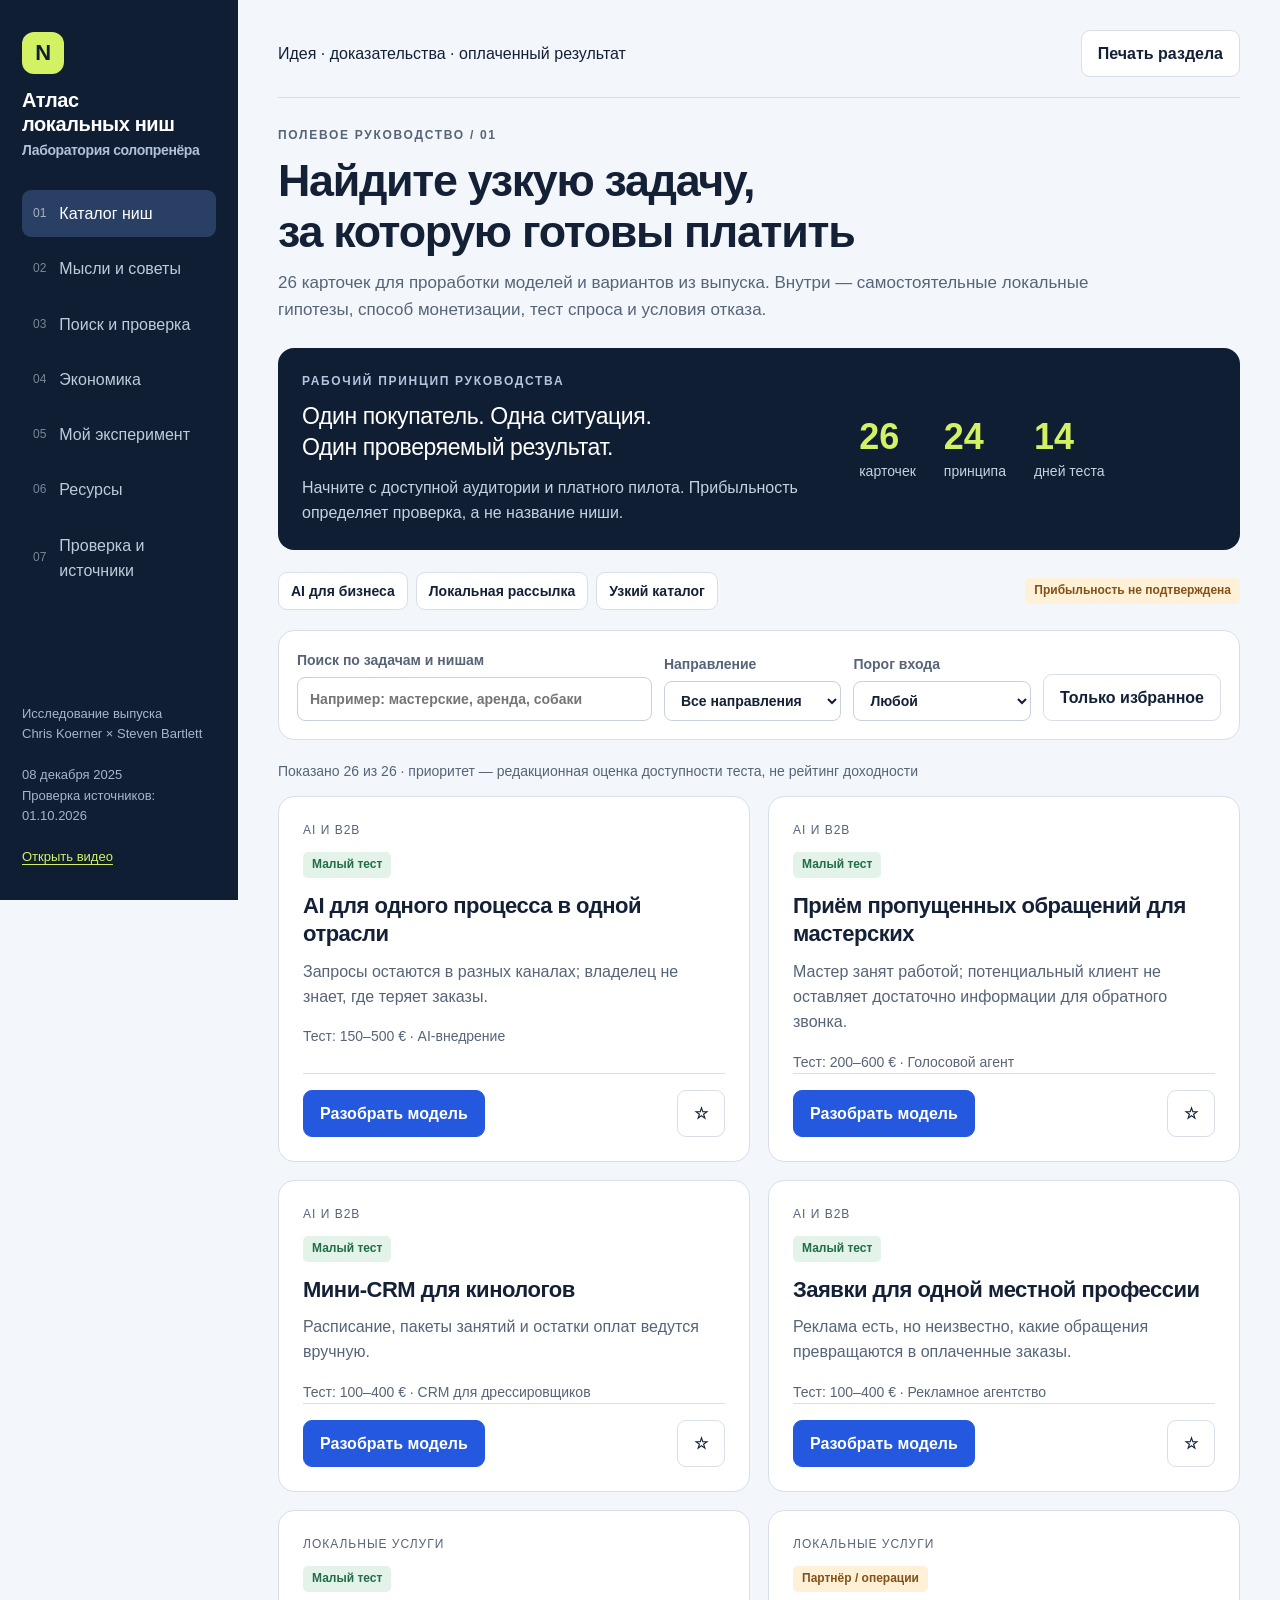
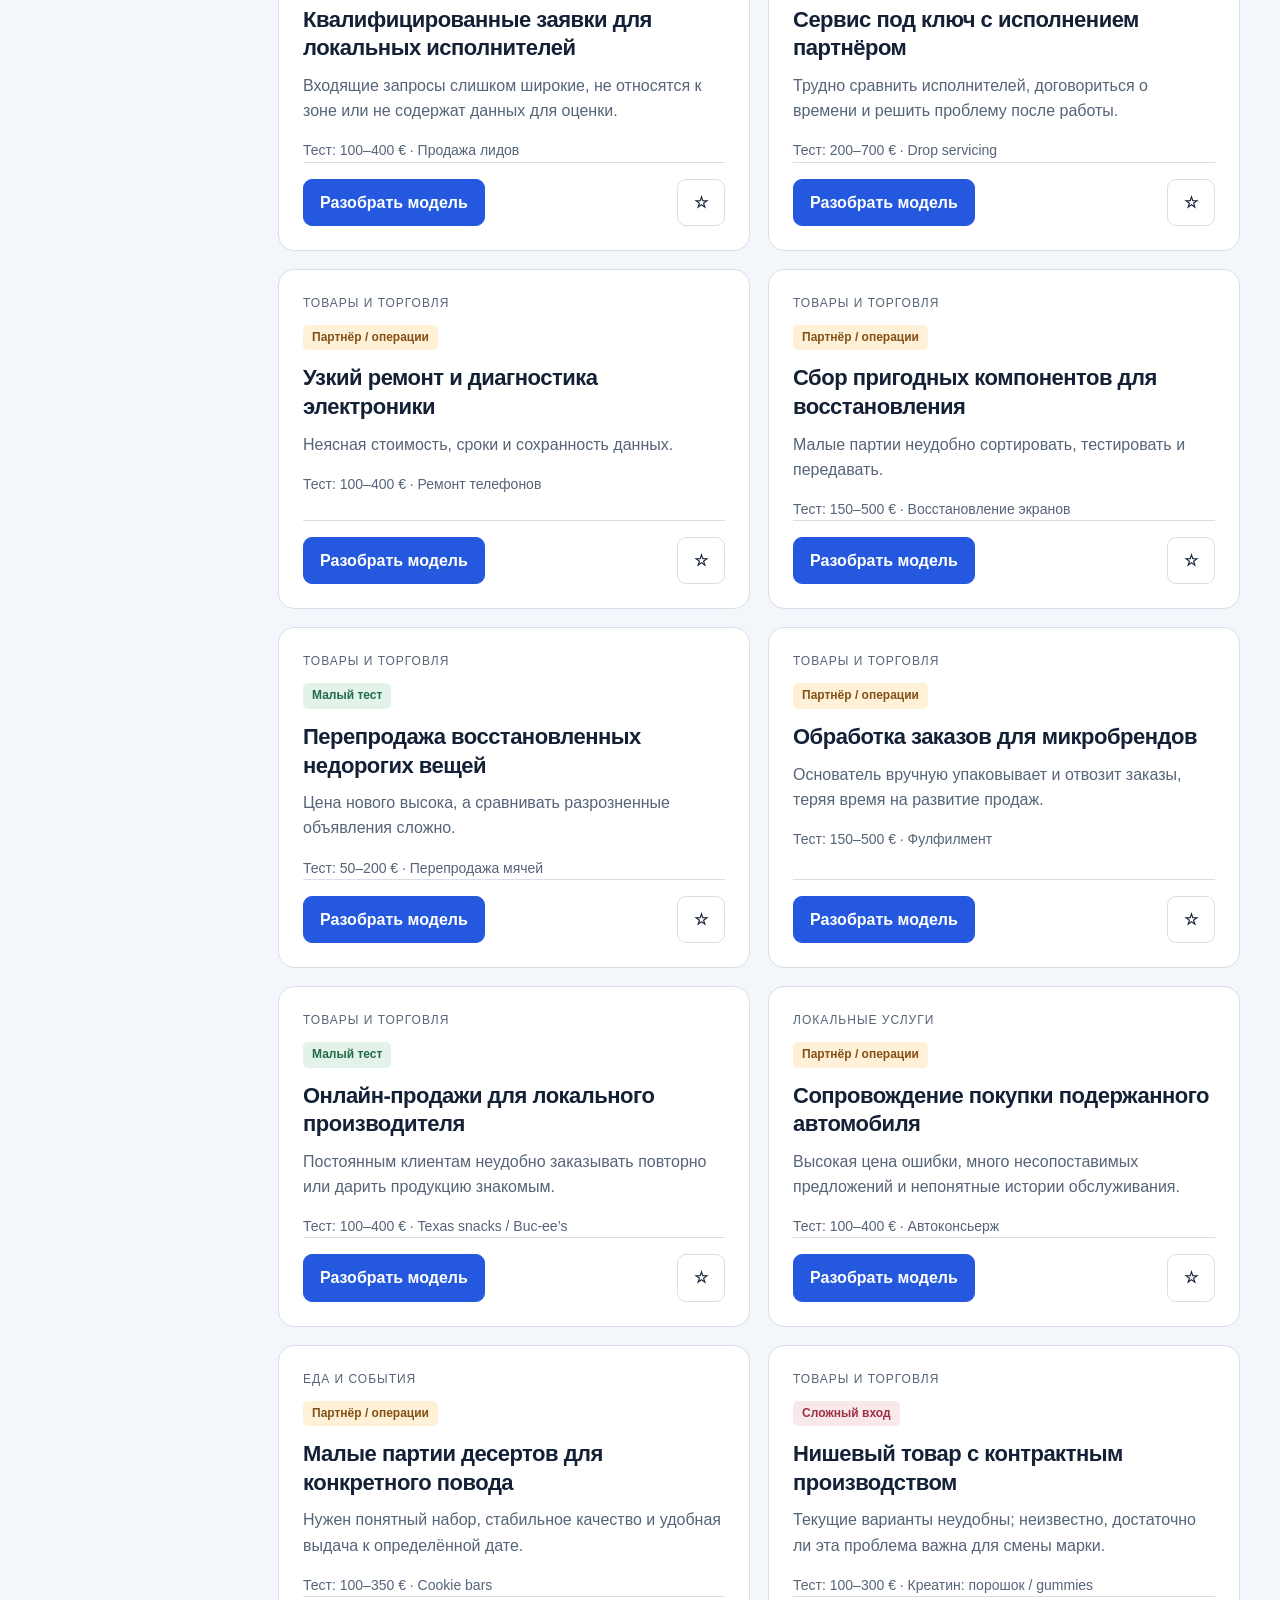
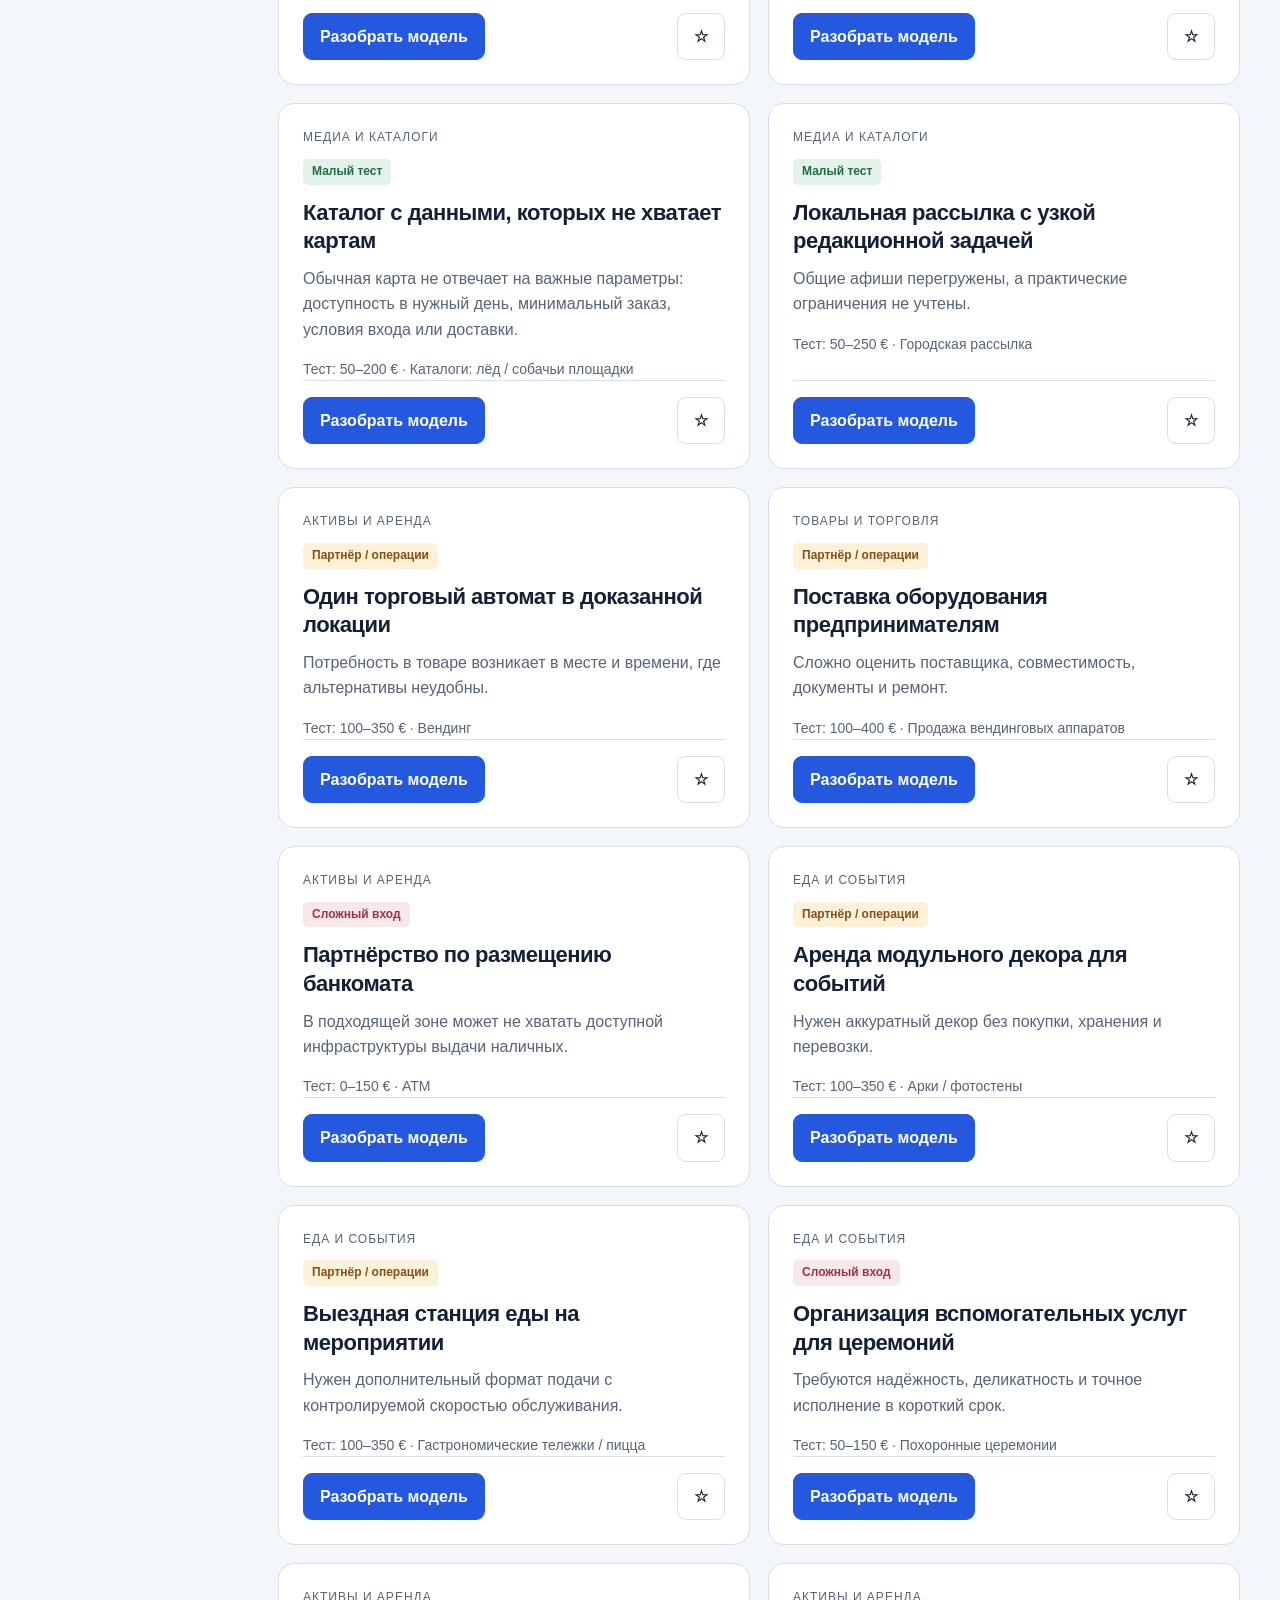
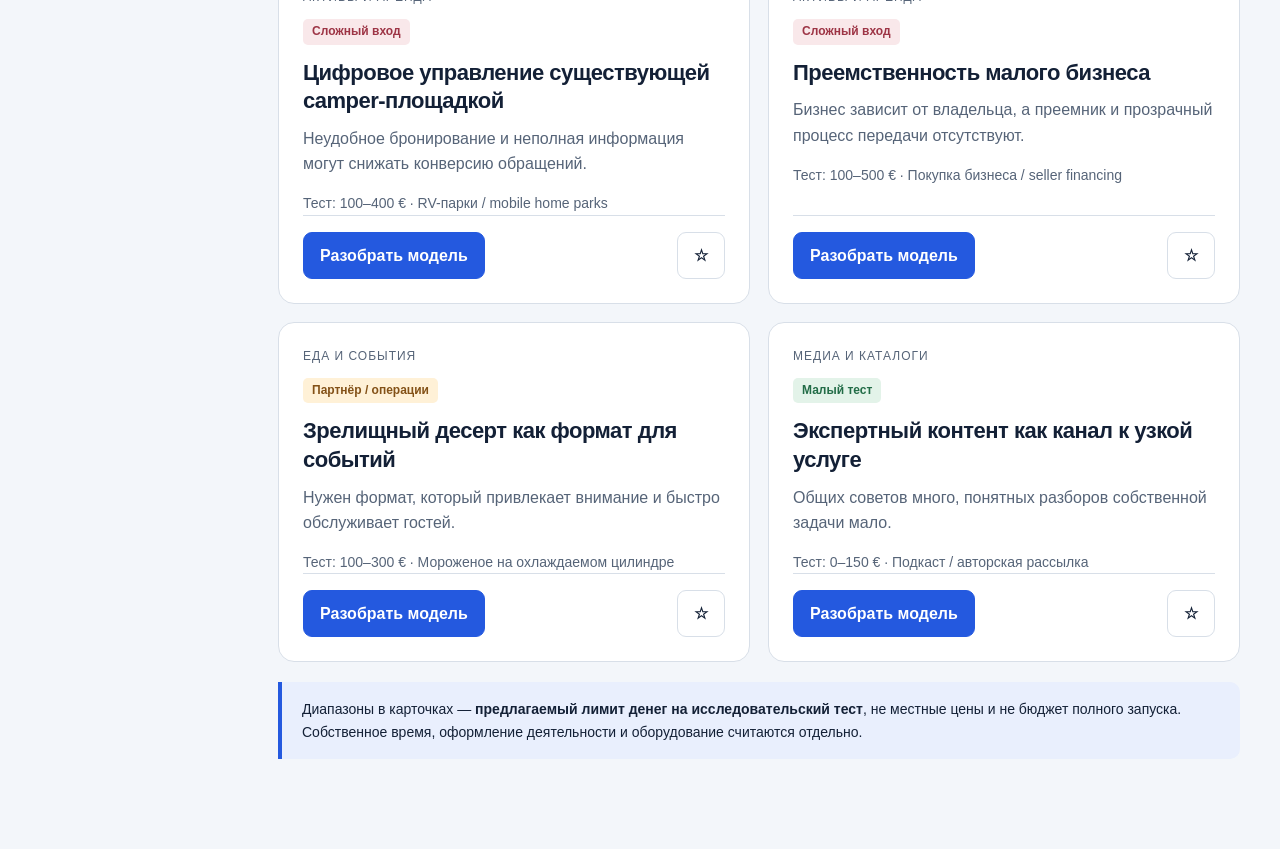
<file: guide/index.html>
<!doctype html><html lang="ru"><head><meta charset="utf-8"><meta name="viewport" content="width=device-width,initial-scale=1"><meta name="description" content="Исследование бизнес-моделей из интервью Криса Кёрнера. Практическая лаборатория поиска локальных ниш: гипотезы, экономика, тесты спроса и источники."><title>Атлас локальных ниш — руководство солопренёра</title><link rel="stylesheet" href="style.css"></head><body><div id="app"></div><script src="content.js"></script><script src="app.js"></script></body></html>
</file>
<file: guide/style.css>
:root{--ink:#132036;--muted:#566478;--line:#d8dfe8;--bg:#f3f6fa;--panel:#fff;--blue:#2459df;--nav:#101e33;--lime:#d2f264;--amber:#9b5900;--red:#aa3442;--radius:16px}*{box-sizing:border-box}html{scroll-behavior:smooth}body{margin:0;font-family:Inter,Arial,sans-serif;font-size:16px;line-height:1.58;color:var(--ink);background:var(--bg)}button,input,select,textarea{font:inherit}button,a,input,select,summary{touch-action:manipulation}button{cursor:pointer}a{color:var(--blue);text-underline-offset:3px}button:focus-visible,a:focus-visible,input:focus-visible,textarea:focus-visible,select:focus-visible,summary:focus-visible{outline:3px solid #628af3;outline-offset:3px}button{border:1px solid var(--line);background:#fff;color:var(--ink);padding:10px 16px;border-radius:9px;font-weight:600}button:hover{border-color:var(--blue)}button.primary{background:var(--blue);color:#fff;border-color:var(--blue)}h1,h2,h3,p{margin-top:0}h1{font-size:clamp(28px,3.5vw,46px);line-height:1.13;letter-spacing:-1.3px;margin-bottom:14px}h2{font-size:26px;line-height:1.28;letter-spacing:-.5px}h3{font-size:19px;line-height:1.3}p{margin-bottom:16px}small,.small{font-size:14px;color:var(--muted)}.layout{display:grid;grid-template-columns:238px 1fr;min-height:100vh}.sidebar{background:var(--nav);color:#fff;padding:32px 22px;position:sticky;top:0;height:100vh;display:flex;flex-direction:column;gap:30px}.brand{font-size:20px;font-weight:800;line-height:1.2;letter-spacing:-.4px}.brandmark{width:42px;height:42px;background:var(--lime);color:var(--nav);display:grid;place-items:center;font-size:22px;border-radius:12px;margin-bottom:14px}.sidebar small{color:#b0c0d6}.nav{display:grid;gap:8px}.nav button{background:transparent;border:0;color:#bfcbdb;display:flex;align-items:center;gap:13px;text-align:left;font-weight:500;padding:11px}.nav button span{font-size:12px;opacity:.6}.nav button.active{background:#294064;color:#fff}.sidebar .foot{margin-top:auto;font-size:13px;color:#a5b5cb}.sidebar .foot a{color:#d2f264}.main{padding:30px 40px 70px;min-width:0;max-width:1600px;width:100%;margin:auto}.topbar{display:flex;justify-content:space-between;align-items:center;border-bottom:1px solid var(--line);padding-bottom:20px;margin-bottom:28px;gap:16px}.eyebrow{font-size:12px;text-transform:uppercase;letter-spacing:1.7px;font-weight:700;color:var(--muted);margin-bottom:10px}.head{max-width:880px;margin-bottom:24px}.head p{color:var(--muted);font-size:17px}.pill{display:inline-block;font-size:12px;line-height:1.3;padding:5px 9px;border-radius:5px;background:#e8eefb;color:#274d96;font-weight:700}.pill.hyp{background:#fff1d7;color:#835117}.pill.low{background:#e3f3e9;color:#226c47}.pill.high{background:#f9e8ea;color:#9d3445}.toolbar{padding:18px;background:white;border:1px solid var(--line);border-radius:var(--radius);display:flex;flex-wrap:wrap;gap:12px;align-items:end;margin:20px 0}.toolbar label{flex:1;min-width:150px}.toolbar label:first-child{flex:2;min-width:210px}label{display:block;font-size:14px;font-weight:600;color:var(--muted)}input:not([type=checkbox]):not([type=range]),select,textarea{display:block;width:100%;padding:10px 12px;border:1px solid #c7d1de;background:white;border-radius:8px;color:var(--ink);margin-top:6px;min-width:0}textarea{resize:vertical;min-height:95px}.grid{display:grid;grid-template-columns:repeat(2,minmax(0,1fr));gap:18px}.grid.three{grid-template-columns:repeat(3,minmax(0,1fr))}.card,.panel{background:var(--panel);border:1px solid var(--line);border-radius:var(--radius);padding:24px}.card{display:flex;flex-direction:column}.card .meta{display:flex;gap:8px;align-items:center;flex-wrap:wrap;margin-bottom:14px}.card h3{font-size:22px;letter-spacing:-.5px;margin-bottom:10px}.card p{color:var(--muted)}.card .bottom{margin-top:auto;display:flex;justify-content:space-between;align-items:center;gap:10px;border-top:1px solid var(--line);padding-top:16px}.card .kicker{font-size:12px;letter-spacing:1px;color:var(--muted);margin-bottom:12px;text-transform:uppercase}.banner{background:var(--nav);color:white;border-radius:var(--radius);padding:24px;display:grid;grid-template-columns:1.5fr 1fr;gap:22px;margin-bottom:22px}.banner p{color:#c6d2e2}.banner .stat{font-size:36px;line-height:1.2;color:var(--lime);font-weight:750}.banner .numbers{display:flex;gap:28px;align-items:center}.banner .numbers small{color:#c6d2e2}.notice{padding:16px 20px;border-left:4px solid var(--blue);background:#e9effd;border-radius:0 10px 10px 0;margin:20px 0;font-size:14px}.notice.warn{background:#fff2dc;border-color:#d99a22}.section{margin-top:34px}.muted{color:var(--muted)}.row{display:flex;gap:12px;align-items:center;flex-wrap:wrap}.between{justify-content:space-between}.chips{display:flex;gap:8px;flex-wrap:wrap}.chips button{font-size:14px;padding:7px 12px}.chips button.selected{background:var(--ink);color:white}.empty{padding:50px;text-align:center;grid-column:1/-1;background:white;border:1px dashed var(--line);border-radius:16px}.detailhead{padding:26px;background:var(--nav);border-radius:16px;color:white}.detailhead p{color:#c4d2e5}.detailhead .pill{background:#2d476b;color:#e2ebff}.detailbody{margin-top:20px;display:grid;grid-template-columns:1fr 1fr;gap:16px}.detailbody .panel:last-child{grid-column:1/-1}.detailbody p{margin-bottom:0}details{border:1px solid var(--line);background:white;border-radius:12px;margin:12px 0;overflow:hidden}summary{cursor:pointer;padding:19px 22px;font-weight:700;list-style:none;display:flex;gap:16px;align-items:center}summary::-webkit-details-marker{display:none}summary:after{content:'+';margin-left:auto;color:var(--blue);font-size:24px;font-weight:400}details[open] summary:after{content:'−'}details .inside{padding:0 24px 24px}.inside .label{font-size:12px;letter-spacing:1px;font-weight:700;color:var(--muted);text-transform:uppercase;margin-bottom:6px}.inside p{margin-bottom:15px}.inside p:last-child{margin-bottom:0}.num{font-size:13px;color:var(--blue);min-width:25px}.source-link{font-size:14px}.tablewrap{overflow-x:auto}table{width:100%;border-collapse:collapse;font-size:14px;background:white}th,td{padding:14px;text-align:left;vertical-align:top;border-bottom:1px solid var(--line)}th{background:#e9eff8;font-weight:700}td{min-width:140px}td:first-child{font-weight:600}.steps{counter-reset:step;display:grid;gap:16px}.step{display:grid;grid-template-columns:44px 1fr;gap:16px;background:white;border:1px solid var(--line);border-radius:14px;padding:23px}.step:before{counter-increment:step;content:counter(step,decimal-leading-zero);font-size:22px;font-weight:700;color:var(--blue)}.step h3{margin-bottom:8px}.step p:last-child{margin-bottom:0}.two{display:grid;grid-template-columns:1.1fr 1fr;gap:22px;align-items:start}.formgrid{display:grid;grid-template-columns:1fr 1fr;gap:15px}.span2{grid-column:1/-1}.result{background:var(--nav);color:white;border-radius:16px;padding:24px;position:sticky;top:20px}.result .muted,.result small{color:#b7c9df}.result .value{font-size:36px;color:var(--lime);font-weight:700;letter-spacing:-1px;line-height:1.2}.result .metric{padding:15px 0;border-bottom:1px solid #344257}.result .metric:last-child{border:0}.result .red{color:#ffabb5}.equation{font-family:ui-monospace,monospace;background:#eaf0f8;border-radius:8px;padding:15px;overflow-wrap:anywhere;font-size:14px}.source-card h3{font-size:17px}.source-card p{font-size:14px;margin:10px 0 0}.source-card{scroll-margin-top:20px}.scoreline{display:grid;grid-template-columns:1fr 120px 25px;gap:12px;align-items:center;margin:16px 0}.scoreline label{color:var(--ink)}input[type=range]{accent-color:var(--blue);width:100%}.status{font-size:14px;color:var(--blue);min-height:22px}.checkrow{display:flex;align-items:start;gap:10px;padding:13px 0;border-bottom:1px solid var(--line)}input[type=checkbox]{width:18px;height:18px;accent-color:var(--blue);margin-top:4px;flex-shrink:0}.checkrow label{color:var(--ink);font-size:16px;font-weight:400}.progress{height:8px;background:#d9e3f0;border-radius:5px;overflow:hidden;margin:15px 0}.progress div{height:100%;background:var(--blue);transition:width .2s}.prompt{white-space:pre-wrap;background:var(--nav);color:#e2ebf7;padding:22px;border-radius:12px;font-size:14px;line-height:1.7;overflow-wrap:anywhere}.quote{font-size:23px;line-height:1.35;letter-spacing:-.4px}.toast{position:fixed;bottom:20px;right:20px;background:var(--ink);color:white;padding:12px 20px;border-radius:8px;z-index:5}.printonly{display:none}@media(min-width:1400px){.grid{grid-template-columns:repeat(3,minmax(0,1fr))}.detailbody{grid-template-columns:1fr 1fr}.main{padding-left:50px;padding-right:50px}}@media(max-width:1000px){.layout{grid-template-columns:190px 1fr}.sidebar{padding:24px 14px}.main{padding:24px}.two{grid-template-columns:1fr}.result{position:static}.grid.three{grid-template-columns:1fr 1fr}.banner{grid-template-columns:1fr}.brand{font-size:18px}}@media(max-width:730px){.layout{display:block}.sidebar{position:static;height:auto;padding:20px;gap:18px}.brandmark,.sidebar .foot,.sidebar .brand small{display:none}.brand{display:flex;gap:12px;align-items:center}.nav{display:flex;overflow-x:auto;gap:5px;padding-bottom:3px}.nav button{white-space:nowrap;font-size:14px;padding:8px 10px}.nav button span{display:none}.main{padding:22px 16px 50px}.topbar{font-size:13px;align-items:start}.topbar button{padding:6px 9px;font-size:13px}.grid,.grid.three,.detailbody{grid-template-columns:1fr}.detailbody .panel:last-child{grid-column:auto}.card,.panel{padding:20px}.formgrid{grid-template-columns:1fr}.span2{grid-column:auto}.banner .numbers{gap:30px}.toolbar{padding:14px}.step{grid-template-columns:32px 1fr;padding:18px;gap:10px}h1{letter-spacing:-.7px}.scoreline{grid-template-columns:1fr 85px 20px;gap:8px}.head p{font-size:16px}}@media print{body{background:white;color:#000}.layout{display:block}.sidebar,.topbar,.toolbar,.chips,.no-print,button{display:none!important}.main{padding:0;max-width:none}.grid,.grid.three,.two,.detailbody{display:block}.card,.panel,.step,details{break-inside:avoid;margin-bottom:12px;border:1px solid #ccc}.banner,.detailhead,.result,.prompt{background:#fff!important;color:#000!important;border:1px solid #999}.banner p,.detailhead p,.result small,.result .muted{color:#333!important}.printonly{display:block}.result{position:static}.value,.stat{color:#000!important}a{color:#111}.inside{display:block!important}h1{font-size:30px}.tablewrap{overflow:visible}td{min-width:0}.notice{background:#eee!important}summary:after{display:none}}
</file>
